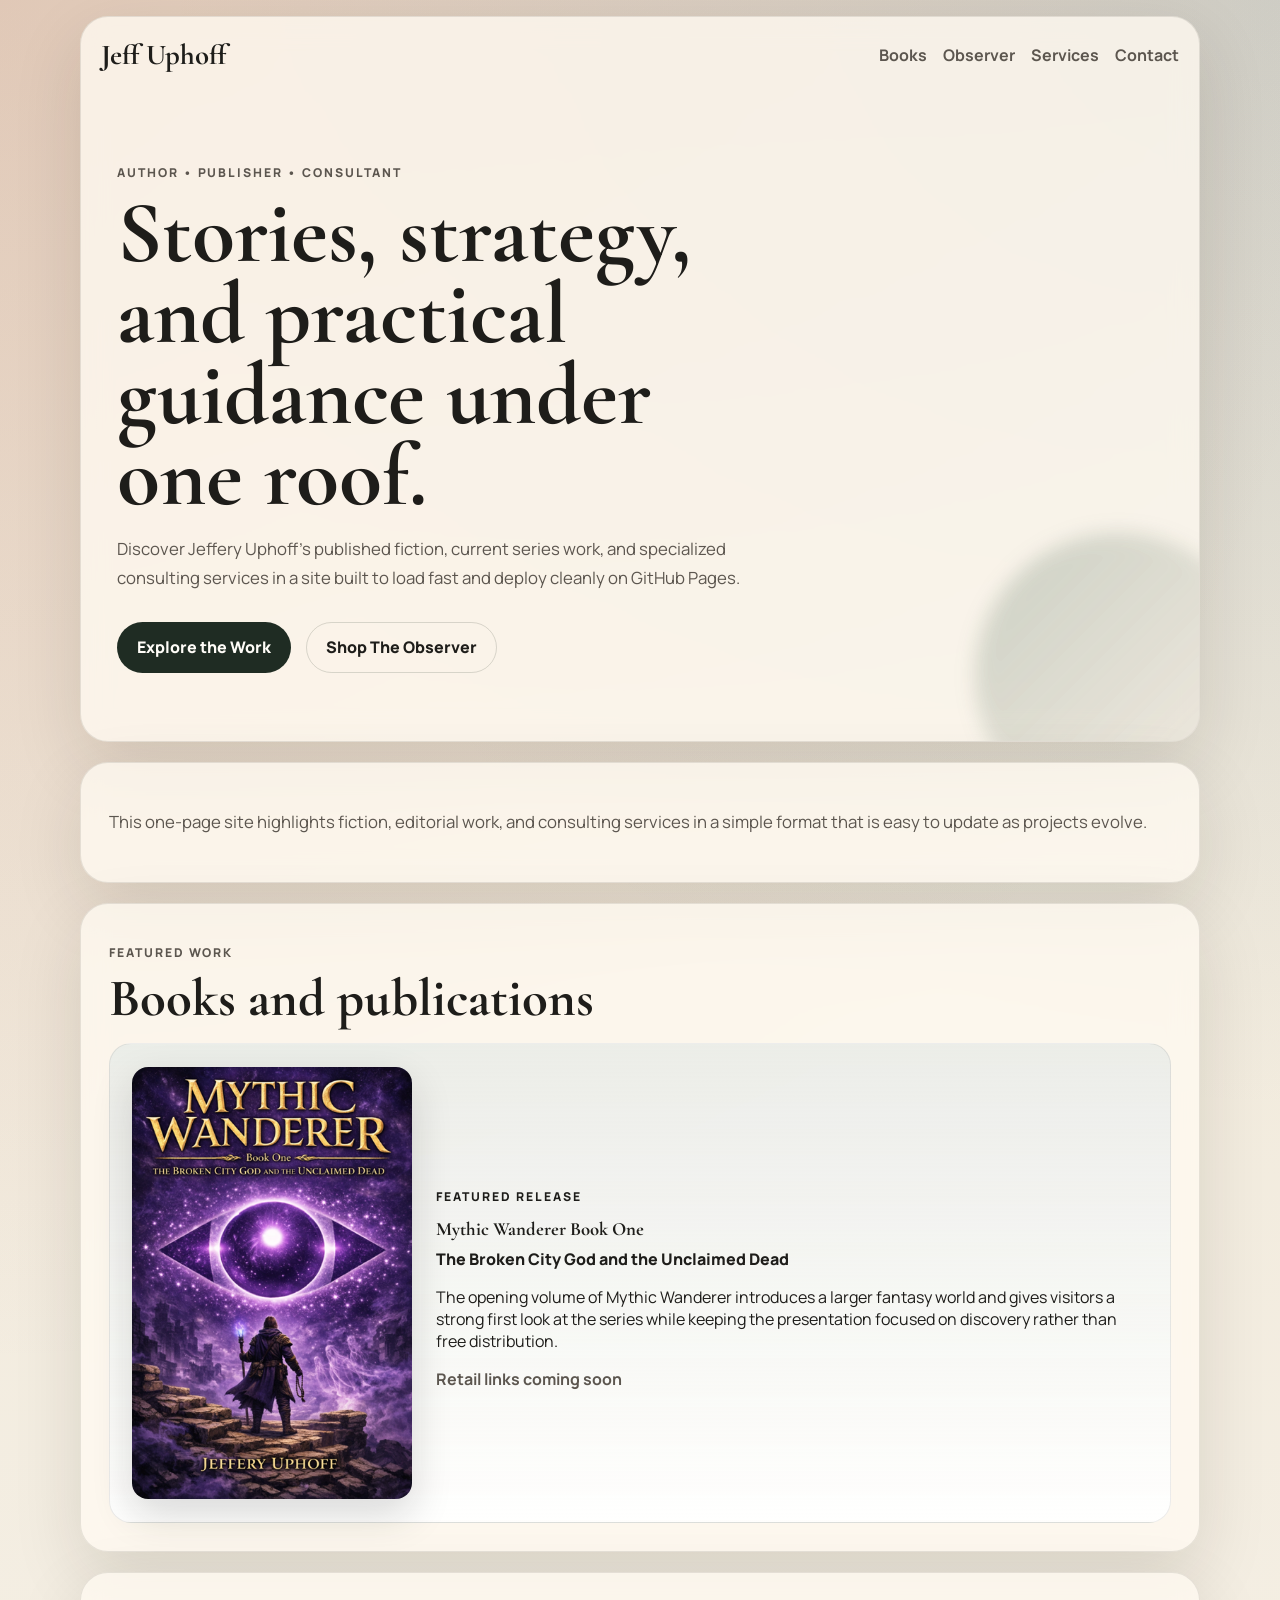
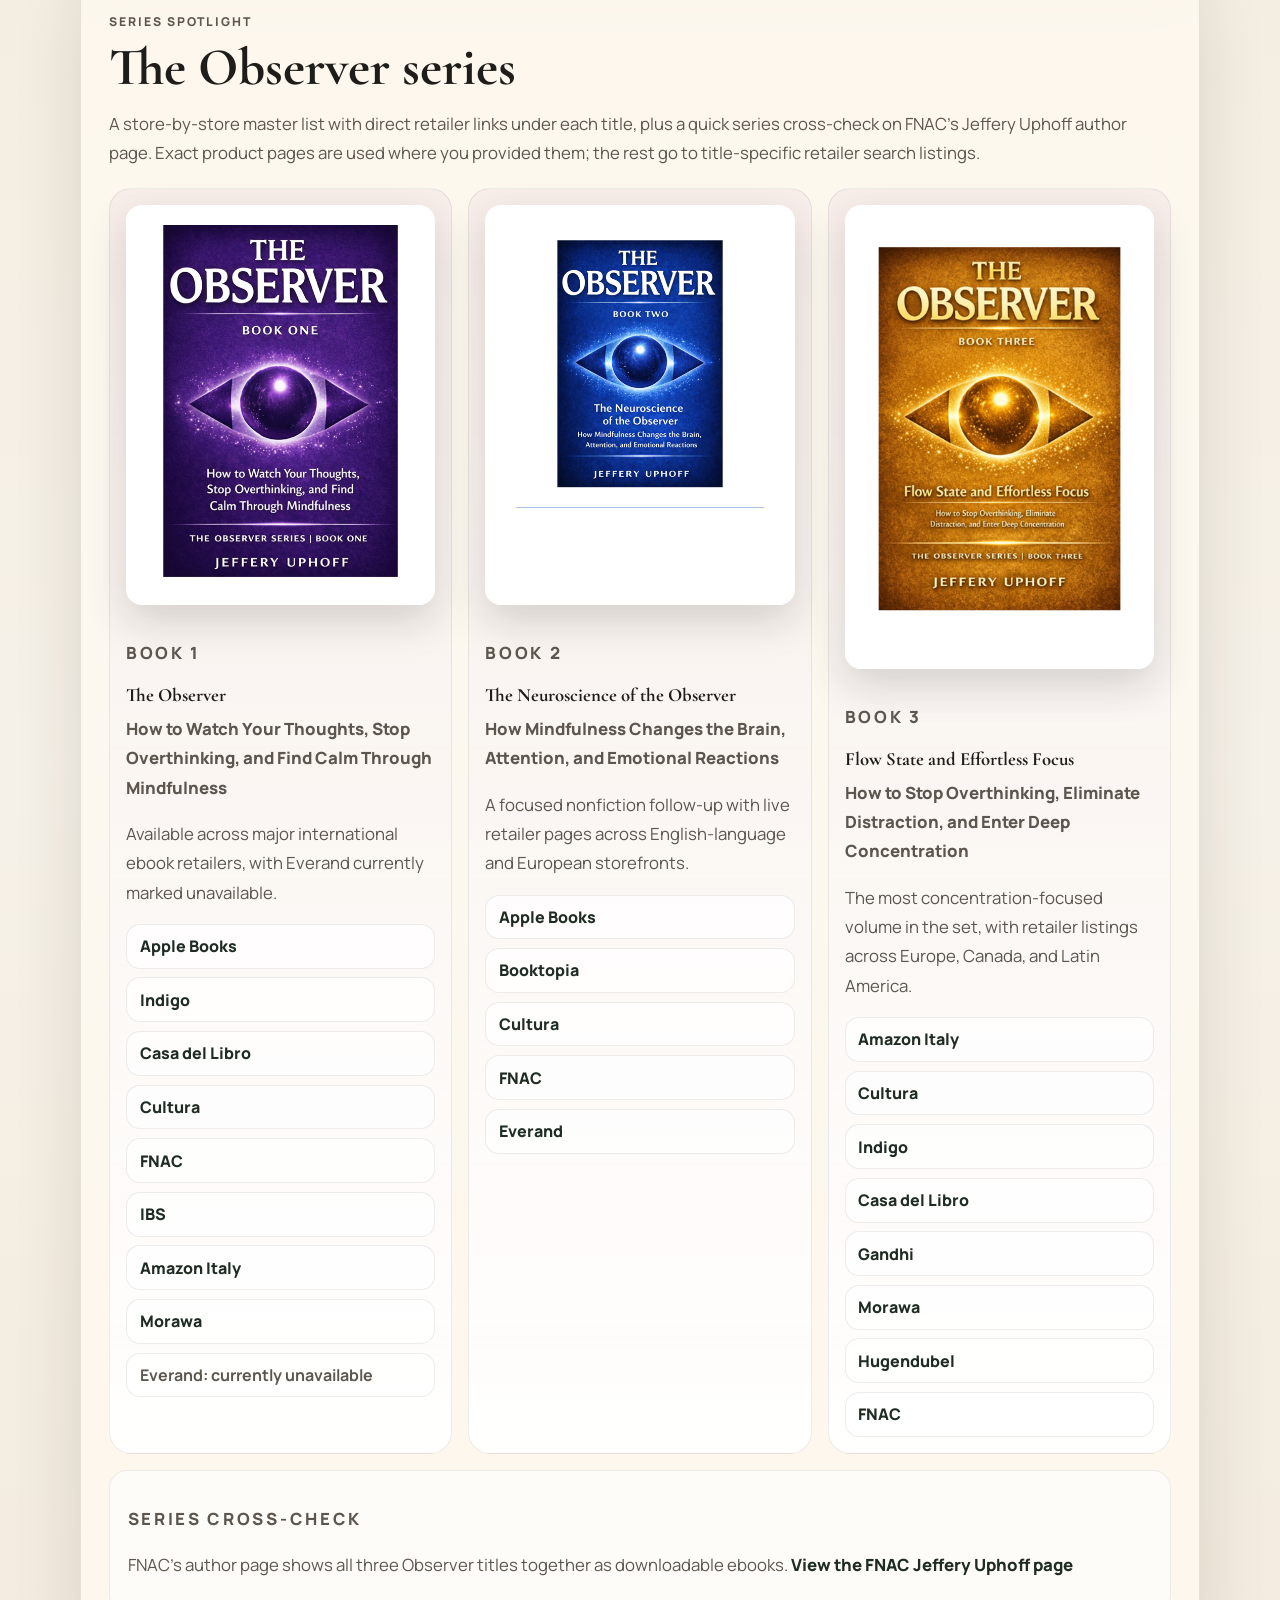
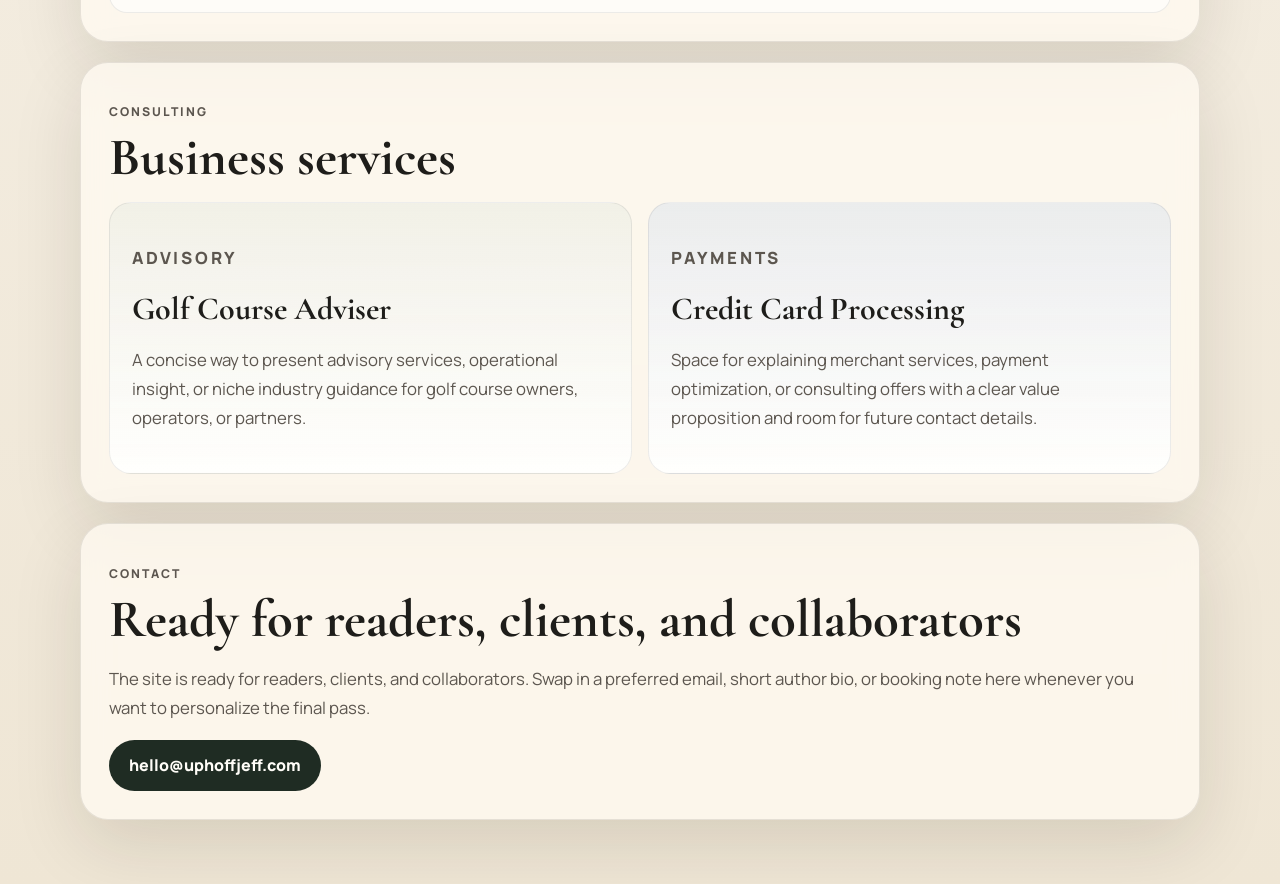
<file: index.html>
<!DOCTYPE html>
<html lang="en">
<head>
  <meta charset="UTF-8">
  <meta name="viewport" content="width=device-width, initial-scale=1.0">
  <title>Jeff Uphoff | Author & Consultant</title>
  <meta
    name="description"
    content="Jeff Uphoff shares books, publishing work, and consulting services in one clear, GitHub Pages-ready website."
  >
  <link rel="preconnect" href="https://fonts.googleapis.com">
  <link rel="preconnect" href="https://fonts.gstatic.com" crossorigin>
  <link
    href="https://fonts.googleapis.com/css2?family=Cormorant+Garamond:wght@500;600;700&family=Manrope:wght@400;500;700;800&display=swap"
    rel="stylesheet"
  >
  <link rel="stylesheet" href="./styles.css">
</head>
<body>
  <div class="page-shell">
    <header class="hero" id="top">
      <nav class="site-nav" aria-label="Primary">
        <a class="brand" href="#top">Jeff Uphoff</a>
        <div class="nav-links">
          <a href="#books">Books</a>
          <a href="#observer">Observer</a>
          <a href="#services">Services</a>
          <a href="#contact">Contact</a>
        </div>
      </nav>

      <div class="hero-copy">
        <p class="eyebrow">Author • Publisher • Consultant</p>
        <h1>Stories, strategy, and practical guidance under one roof.</h1>
        <p class="lede">
          Discover Jeffery Uphoff's published fiction, current series work, and specialized
          consulting services in a site built to load fast and deploy cleanly on GitHub Pages.
        </p>
        <div class="hero-actions">
          <a class="button button-solid" href="#books">Explore the Work</a>
          <a class="button button-ghost" href="#observer">Shop The Observer</a>
        </div>
      </div>
    </header>

    <main>
      <section class="intro">
        <p>
          This one-page site highlights fiction, editorial work, and consulting services in a
          simple format that is easy to update as projects evolve.
        </p>
      </section>

      <section class="section" id="books">
        <div class="section-heading">
          <p class="section-label">Featured Work</p>
          <h2>Books and publications</h2>
        </div>

        <article class="feature-book accent-mythic">
          <img
            class="book-cover feature-cover"
            src="./assets/covers/mythic-wanderer-book-one.png"
            alt="Cover of Mythic Wanderer Book One: The Broken City God and the Unclaimed Dead"
          >
          <div class="feature-copy">
            <p class="card-kicker">Featured Release</p>
            <h3>Mythic Wanderer Book One</h3>
            <p class="feature-title">The Broken City God and the Unclaimed Dead</p>
            <p>
              The opening volume of Mythic Wanderer introduces a larger fantasy world and gives
              visitors a strong first look at the series while keeping the presentation focused on
              discovery rather than free distribution.
            </p>
            <div class="book-actions">
              <span class="availability-note">Retail links coming soon</span>
            </div>
          </div>
        </article>
      </section>

      <section class="section" id="observer">
        <div class="section-heading">
          <p class="section-label">Series Spotlight</p>
          <h2>The Observer series</h2>
          <p class="section-intro">
            A store-by-store master list with direct retailer links under each title, plus a quick
            series cross-check on FNAC's Jeffery Uphoff author page. Exact product pages are used
            where you provided them; the rest go to title-specific retailer search listings.
          </p>
        </div>

        <div class="observer-grid">
          <article class="book-card accent-observer">
            <img
              class="book-cover"
              src="./assets/covers/the-observer-book-1.png"
              alt="Cover of The Observer: How to Watch Your Thoughts, Stop Overthinking, and Find Calm Through Mindfulness"
            >
            <div class="book-card-copy">
              <p class="card-kicker">Book 1</p>
              <h3>The Observer</h3>
              <p class="feature-title">How to Watch Your Thoughts, Stop Overthinking, and Find Calm Through Mindfulness</p>
              <p>
                Available across major international ebook retailers, with Everand currently marked
                unavailable.
              </p>
              <ul class="retailer-list">
                <li><a class="text-link" href="https://books.apple.com/us/search?term=The%20Observer%3A%20How%20to%20Watch%20Your%20Thoughts%2C%20Stop%20Overthinking%2C%20and%20Find%20Calm%20Through%20Mindfulness" target="_blank" rel="noreferrer">Apple Books</a></li>
                <li><a class="text-link" href="https://www.indigo.ca/en-ca/the-observer-how-to-watch-your-thoughts-stop-overthinking-and-find-calm-through-mindfulness-the-observer-series-1/e6c10f3c-d42c-386b-bb04-54e3c1bc9f8c.html?utm_source=chatgpt.com" target="_blank" rel="noreferrer">Indigo</a></li>
                <li><a class="text-link" href="https://www.casadellibro.com/busqueda-generica?busqueda=The%20Observer%20How%20to%20Watch%20Your%20Thoughts%20Stop%20Overthinking%20and%20Find%20Calm%20Through%20Mindfulness" target="_blank" rel="noreferrer">Casa del Libro</a></li>
                <li><a class="text-link" href="https://www.cultura.com/catalogsearch/result/?q=The%20Observer%20How%20to%20Watch%20Your%20Thoughts%20Stop%20Overthinking%20and%20Find%20Calm%20Through%20Mindfulness" target="_blank" rel="noreferrer">Cultura</a></li>
                <li><a class="text-link" href="https://www.fnac.com/SearchResult/ResultList.aspx?Search=The%20Observer%20How%20to%20Watch%20Your%20Thoughts%20Stop%20Overthinking%20and%20Find%20Calm%20Through%20Mindfulness&sft=1&sa=0" target="_blank" rel="noreferrer">FNAC</a></li>
                <li><a class="text-link" href="https://www.ibs.it/search/?ts=as&query=The%20Observer%20How%20to%20Watch%20Your%20Thoughts%20Stop%20Overthinking%20and%20Find%20Calm%20Through%20Mindfulness" target="_blank" rel="noreferrer">IBS</a></li>
                <li><a class="text-link" href="https://www.amazon.it/s?k=The+Observer+How+to+Watch+Your+Thoughts+Stop+Overthinking+and+Find+Calm+Through+Mindfulness+Jeffery+Uphoff" target="_blank" rel="noreferrer">Amazon Italy</a></li>
                <li><a class="text-link" href="https://www.morawa.at/suche/?query=The%20Observer%20How%20to%20Watch%20Your%20Thoughts%20Stop%20Overthinking%20and%20Find%20Calm%20Through%20Mindfulness" target="_blank" rel="noreferrer">Morawa</a></li>
                <li><span class="availability-note">Everand: currently unavailable</span></li>
              </ul>
            </div>
          </article>

          <article class="book-card accent-observer">
            <img
              class="book-cover"
              src="./assets/covers/the-observer-book-2.png"
              alt="Cover of The Neuroscience of the Observer: How Mindfulness Changes the Brain, Attention, and Emotional Reactions"
            >
            <div class="book-card-copy">
              <p class="card-kicker">Book 2</p>
              <h3>The Neuroscience of the Observer</h3>
              <p class="feature-title">How Mindfulness Changes the Brain, Attention, and Emotional Reactions</p>
              <p>
                A focused nonfiction follow-up with live retailer pages across English-language and
                European storefronts.
              </p>
              <ul class="retailer-list">
                <li><a class="text-link" href="https://books.apple.com/gb/book/he-neuroscience-of-the-observer-how-mindfulness/id6760676216?utm_source=chatgpt.com" target="_blank" rel="noreferrer">Apple Books</a></li>
                <li><a class="text-link" href="https://www.booktopia.com.au/search.ep?keywords=The%20Neuroscience%20of%20the%20Observer%20Jeffery%20Uphoff" target="_blank" rel="noreferrer">Booktopia</a></li>
                <li><a class="text-link" href="https://www.cultura.com/catalogsearch/result/?q=The%20Neuroscience%20of%20the%20Observer%20How%20Mindfulness%20Changes%20the%20Brain%20Attention%20and%20Emotional%20Reactions" target="_blank" rel="noreferrer">Cultura</a></li>
                <li><a class="text-link" href="https://www.fnac.com/SearchResult/ResultList.aspx?Search=The%20Neuroscience%20of%20the%20Observer%20Jeffery%20Uphoff&sft=1&sa=0" target="_blank" rel="noreferrer">FNAC</a></li>
                <li><a class="text-link" href="https://www.everand.com/search?query=The%20Neuroscience%20of%20the%20Observer%20Jeffery%20Uphoff" target="_blank" rel="noreferrer">Everand</a></li>
              </ul>
            </div>
          </article>

          <article class="book-card accent-observer">
            <img
              class="book-cover"
              src="./assets/covers/the-observer-book-3.png"
              alt="Cover of Flow State and Effortless Focus: How to Stop Overthinking, Eliminate Distraction, and Enter Deep Concentration"
            >
            <div class="book-card-copy">
              <p class="card-kicker">Book 3</p>
              <h3>Flow State and Effortless Focus</h3>
              <p class="feature-title">How to Stop Overthinking, Eliminate Distraction, and Enter Deep Concentration</p>
              <p>
                The most concentration-focused volume in the set, with retailer listings across
                Europe, Canada, and Latin America.
              </p>
              <ul class="retailer-list">
                <li><a class="text-link" href="https://www.amazon.it/dp/B0GSP2LP63?utm_source=chatgpt.com" target="_blank" rel="noreferrer">Amazon Italy</a></li>
                <li><a class="text-link" href="https://www.cultura.com/catalogsearch/result/?q=Flow%20State%20and%20Effortless%20Focus%20Jeffery%20Uphoff" target="_blank" rel="noreferrer">Cultura</a></li>
                <li><a class="text-link" href="https://www.indigo.ca/en-ca/home/search/?keywords=Flow%20State%20and%20Effortless%20Focus%20Jeffery%20Uphoff" target="_blank" rel="noreferrer">Indigo</a></li>
                <li><a class="text-link" href="https://www.casadellibro.com/busqueda-generica?busqueda=Flow%20State%20and%20Effortless%20Focus%20Jeffery%20Uphoff" target="_blank" rel="noreferrer">Casa del Libro</a></li>
                <li><a class="text-link" href="https://www.gandhi.com.mx/catalogsearch/result/?q=Flow%20State%20and%20Effortless%20Focus%20Jeffery%20Uphoff" target="_blank" rel="noreferrer">Gandhi</a></li>
                <li><a class="text-link" href="https://www.morawa.at/suche/?query=Flow%20State%20and%20Effortless%20Focus%20Jeffery%20Uphoff" target="_blank" rel="noreferrer">Morawa</a></li>
                <li><a class="text-link" href="https://www.hugendubel.de/de/suche?query=Flow%20State%20and%20Effortless%20Focus%20Jeffery%20Uphoff" target="_blank" rel="noreferrer">Hugendubel</a></li>
                <li><a class="text-link" href="https://www.fnac.com/SearchResult/ResultList.aspx?Search=Flow%20State%20and%20Effortless%20Focus%20Jeffery%20Uphoff&sft=1&sa=0" target="_blank" rel="noreferrer">FNAC</a></li>
              </ul>
            </div>
          </article>
        </div>

        <div class="series-check">
          <p class="card-kicker">Series Cross-Check</p>
          <p>
            FNAC's author page shows all three Observer titles together as downloadable ebooks.
            <a class="text-link" href="https://www.fnac.com/ia13112077/Jeffery-Uphoff?utm_source=chatgpt.com" target="_blank" rel="noreferrer">View the FNAC Jeffery Uphoff page</a>
          </p>
        </div>
      </section>

      <section class="section" id="services">
        <div class="section-heading">
          <p class="section-label">Consulting</p>
          <h2>Business services</h2>
        </div>

        <div class="card-grid">
          <article class="card accent-golf">
            <p class="card-kicker">Advisory</p>
            <h3>Golf Course Adviser</h3>
            <p>
              A concise way to present advisory services, operational insight, or niche industry
              guidance for golf course owners, operators, or partners.
            </p>
          </article>

          <article class="card accent-credit">
            <p class="card-kicker">Payments</p>
            <h3>Credit Card Processing</h3>
            <p>
              Space for explaining merchant services, payment optimization, or consulting offers
              with a clear value proposition and room for future contact details.
            </p>
          </article>
        </div>
      </section>

      <section class="section contact-section" id="contact">
        <div class="section-heading">
          <p class="section-label">Contact</p>
          <h2>Ready for readers, clients, and collaborators</h2>
        </div>

        <p class="contact-copy">
          The site is ready for readers, clients, and collaborators. Swap in a preferred email,
          short author bio, or booking note here whenever you want to personalize the final pass.
        </p>

        <a class="button button-solid" href="mailto:hello@uphoffjeff.com">hello@uphoffjeff.com</a>
      </section>
    </main>
  </div>
</body>
</html>
</file>
<file: styles.css>
:root {
  --bg: #f3ecdf;
  --paper: rgba(255, 250, 241, 0.78);
  --ink: #1e1d1a;
  --muted: #5c564f;
  --border: rgba(30, 29, 26, 0.1);
  --shadow: 0 24px 70px rgba(33, 25, 10, 0.12);
  --observer: #9d3d2a;
  --mythic: #43644f;
  --golf: #7b8644;
  --credit: #3d5f7e;
  --button: #1f2c23;
  --button-hover: #314537;
}

* {
  box-sizing: border-box;
}

html {
  scroll-behavior: smooth;
}

body {
  margin: 0;
  min-height: 100vh;
  font-family: "Manrope", sans-serif;
  color: var(--ink);
  background:
    radial-gradient(circle at top left, rgba(157, 61, 42, 0.18), transparent 32%),
    radial-gradient(circle at top right, rgba(61, 95, 126, 0.18), transparent 26%),
    linear-gradient(180deg, #efe7d6 0%, #f6f1e8 58%, #efe6d5 100%);
}

a {
  color: inherit;
  text-decoration: none;
}

.page-shell {
  width: min(1120px, calc(100% - 2rem));
  margin: 0 auto;
  padding: 1rem 0 4rem;
}

.hero,
.section,
.intro {
  background: var(--paper);
  backdrop-filter: blur(14px);
  border: 1px solid var(--border);
  border-radius: 28px;
  box-shadow: var(--shadow);
}

.hero {
  padding: 1.25rem;
  overflow: hidden;
  position: relative;
}

.hero::after {
  content: "";
  position: absolute;
  inset: auto -4rem -5rem auto;
  width: 18rem;
  height: 18rem;
  border-radius: 50%;
  background: linear-gradient(135deg, rgba(67, 100, 79, 0.25), rgba(157, 61, 42, 0.04));
  filter: blur(10px);
}

.site-nav {
  display: flex;
  align-items: center;
  justify-content: space-between;
  gap: 1rem;
}

.brand,
h1,
h2,
h3 {
  font-family: "Cormorant Garamond", serif;
}

.brand {
  font-size: 1.8rem;
  font-weight: 700;
}

.nav-links {
  display: flex;
  gap: 1rem;
  flex-wrap: wrap;
  color: var(--muted);
  font-weight: 700;
}

.hero-copy {
  padding: 5rem 1rem 3rem;
  max-width: 44rem;
  position: relative;
  z-index: 1;
}

.eyebrow,
.section-label,
.card-kicker {
  text-transform: uppercase;
  letter-spacing: 0.16em;
  font-size: 0.76rem;
  font-weight: 800;
}

.eyebrow,
.section-label {
  color: var(--muted);
}

h1 {
  margin: 0.55rem 0 1rem;
  font-size: clamp(3rem, 7vw, 5.5rem);
  line-height: 0.92;
}

.lede,
.intro p,
.card p,
.contact-copy,
.section-intro,
.book-card p,
.series-check p {
  font-size: 1.05rem;
  line-height: 1.75;
  color: var(--muted);
}

.hero-actions {
  display: flex;
  gap: 0.9rem;
  flex-wrap: wrap;
  margin-top: 1.8rem;
}

.button {
  display: inline-flex;
  align-items: center;
  justify-content: center;
  min-height: 3rem;
  padding: 0.85rem 1.2rem;
  border-radius: 999px;
  border: 1px solid transparent;
  font-weight: 800;
  transition: transform 150ms ease, background-color 150ms ease, border-color 150ms ease;
}

.button:hover,
.button:focus-visible {
  transform: translateY(-1px);
}

.button-solid {
  background: var(--button);
  color: #fffdf8;
}

.button-solid:hover,
.button-solid:focus-visible {
  background: var(--button-hover);
}

.button-ghost {
  border-color: rgba(31, 44, 35, 0.16);
}

.intro,
.section {
  margin-top: 1.25rem;
  padding: 1.75rem;
}

.section-heading {
  margin-bottom: 1.25rem;
}

h2 {
  margin: 0.4rem 0 0;
  font-size: clamp(2rem, 4.5vw, 3.3rem);
  line-height: 0.95;
}

.card-grid {
  display: grid;
  grid-template-columns: repeat(2, minmax(0, 1fr));
  gap: 1rem;
}

.book-grid {
  display: grid;
  grid-template-columns: repeat(3, minmax(0, 1fr));
  gap: 1rem;
}

.observer-grid {
  display: grid;
  grid-template-columns: repeat(3, minmax(0, 1fr));
  gap: 1rem;
}

.card {
  border-radius: 22px;
  padding: 1.4rem;
  min-height: 17rem;
  border: 1px solid rgba(30, 29, 26, 0.08);
  background: rgba(255, 255, 255, 0.58);
}

.card h3 {
  margin: 0.45rem 0 0.8rem;
  font-size: 2rem;
}

.feature-book,
.book-card {
  border-radius: 22px;
  border: 1px solid rgba(30, 29, 26, 0.08);
}

.feature-book {
  display: grid;
  grid-template-columns: minmax(180px, 280px) minmax(0, 1fr);
  gap: 1.5rem;
  padding: 1.4rem;
  align-items: center;
}

.book-card {
  padding: 1rem;
  background: rgba(255, 255, 255, 0.64);
  display: flex;
  flex-direction: column;
}

.book-card-copy {
  padding-top: 1rem;
}

.feature-copy h3,
.book-card h3 {
  margin: 0.35rem 0 0.65rem;
}

.feature-title {
  margin-top: -0.15rem;
  font-size: 1rem;
  font-weight: 800;
  color: var(--ink);
}

.book-cover {
  width: 100%;
  display: block;
  border-radius: 16px;
  box-shadow: 0 16px 40px rgba(20, 20, 18, 0.16);
}

.feature-cover {
  max-width: 280px;
  justify-self: center;
}

.book-actions {
  margin-top: 1rem;
}

.retailer-list {
  list-style: none;
  padding: 0;
  margin: 1rem 0 0;
  display: grid;
  gap: 0.55rem;
}

.retailer-list li {
  padding: 0.65rem 0.8rem;
  border-radius: 14px;
  border: 1px solid rgba(30, 29, 26, 0.08);
  background: rgba(255, 255, 255, 0.72);
}

.availability-note {
  font-weight: 700;
  color: var(--muted);
}

.text-link {
  color: var(--button);
  font-weight: 800;
}

.text-link:hover,
.text-link:focus-visible {
  color: var(--button-hover);
}

.accent-observer {
  background:
    linear-gradient(180deg, rgba(157, 61, 42, 0.08), rgba(255, 255, 255, 0.6)),
    rgba(255, 255, 255, 0.7);
}

.accent-mythic {
  background:
    linear-gradient(180deg, rgba(67, 100, 79, 0.1), rgba(255, 255, 255, 0.6)),
    rgba(255, 255, 255, 0.7);
}

.accent-golf {
  background:
    linear-gradient(180deg, rgba(123, 134, 68, 0.1), rgba(255, 255, 255, 0.6)),
    rgba(255, 255, 255, 0.7);
}

.accent-credit {
  background:
    linear-gradient(180deg, rgba(61, 95, 126, 0.1), rgba(255, 255, 255, 0.6)),
    rgba(255, 255, 255, 0.7);
}

.contact-section {
  text-align: left;
}

.series-check {
  margin-top: 1rem;
  padding: 1rem 1.1rem;
  border-radius: 18px;
  border: 1px solid rgba(30, 29, 26, 0.08);
  background: rgba(255, 255, 255, 0.62);
}

@media (max-width: 780px) {
  .page-shell {
    width: min(100% - 1rem, 100%);
  }

  .site-nav {
    align-items: flex-start;
    flex-direction: column;
  }

  .hero-copy {
    padding: 3rem 0.25rem 1rem;
  }

  .card-grid {
    grid-template-columns: 1fr;
  }

  .book-grid,
  .observer-grid,
  .feature-book {
    grid-template-columns: 1fr;
  }

  .intro,
  .section,
  .hero {
    border-radius: 22px;
  }
}
</file>
